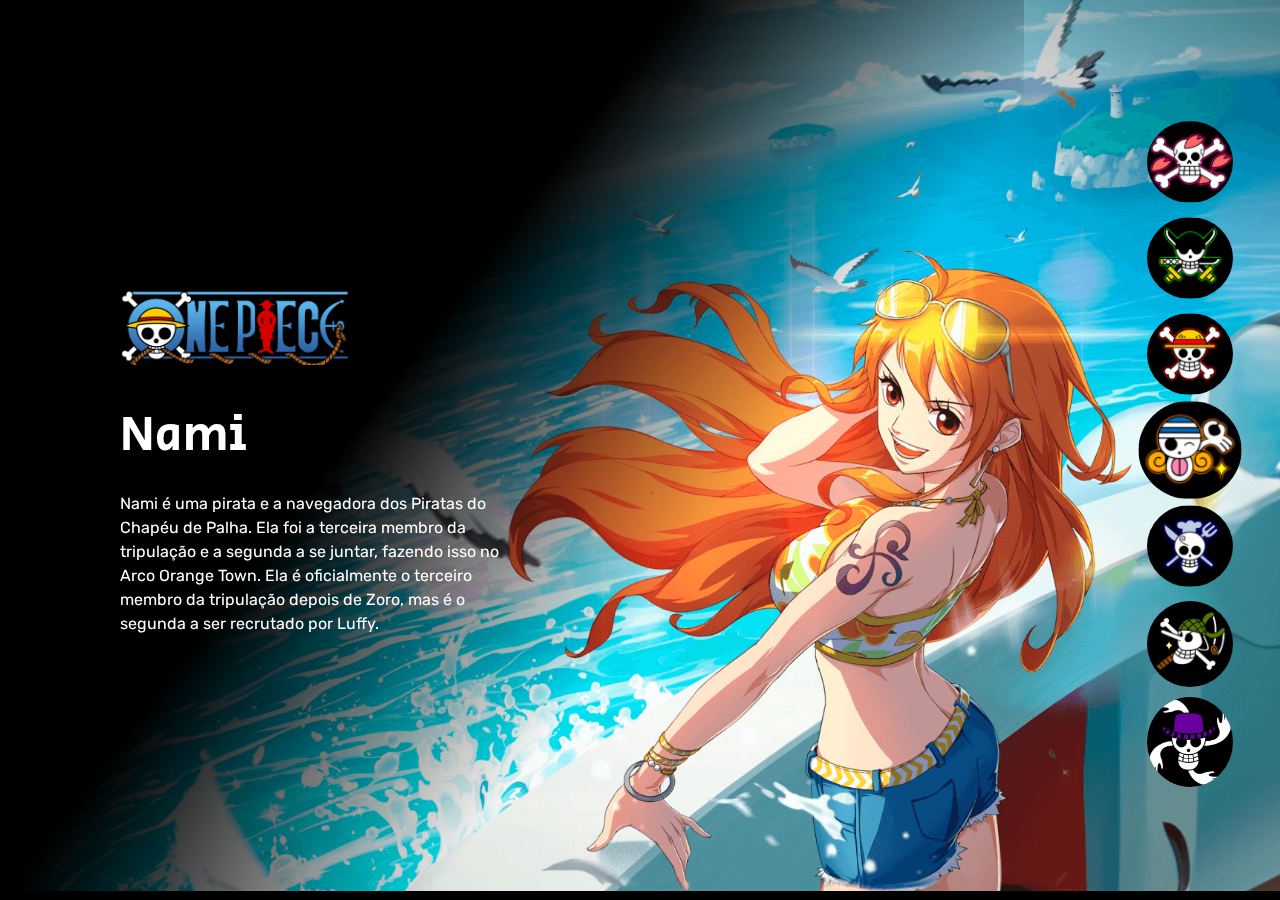
<file: Dev-em-Dobro/projeto-one-piece/index.html>
<!DOCTYPE html>
<html lang="pt-br">

<head>
    <meta charset="UTF-8">
    <meta name="viewport" content="width=device-width, initial-scale=1.0">
    <title>One Piece</title>

    <link rel="stylesheet" href="src/css/reset.css">
    <link rel="stylesheet" href="src/css/styel.css">
    <link rel="stylesheet" href="src/css/responsive.css">

    <link rel="shortcut icon" href="src/images/nami.jpg" type="image/x-icon">

</head>

<body>

    <main class="personagens">
        <div class="personagem">
            <img src="src/images/personagem-tony-chopper.png" alt="Chopper image" class="image">

            <div class="conteudo">
                <i class="logo"></i>
                <h2 class="nome-personagem">
                    Tony Tony Chopper
                </h2>
                <p class="descricao">
                    Tony Tony Chopper, apelidado de "Cotton Candy Lover", é a rena médica do Bando do Chapéu de Palha.
                    Ele foi transformado em um híbrido humano-rena pela Akuma no Mi Hito Hito no Mi, que ele comeu
                    acidentalmente. Ele é o sexto membro da tripulação e o quinto a se juntar, fazendo isso no Arco Drum
                    Island após ajudar a derrotar Wapol.
                </p>
            </div>
        </div>

        <div class="personagem">
            <img src="src/images/personagem-roronoa-zoro.png" alt="Zoro image" class="image">

            <div class="conteudo">
                <i class="logo"></i>
                <h2 class="nome-personagem">
                    Roronoa Zoro
                </h2>
                <p class="descricao">
                    Roronoa Zoro, também conhecido como "Caçador de Piratas", é um espadachim e, junto com Nami e
                    Usopp,
                    é um dos três primeiros membros a se juntarem a Monkey D. Luffy depois que ele formou os Piratas
                    do
                    Chapéu de Palha. Ele era o espadachim de confiança de Luffy até os eventos na Arquipélago de
                    Sabaody, durante os quais ele ficou separado do resto da tripulação.
                </p>
            </div>
        </div>

        <div class="personagem">
            <img src="src/images/personagem-monkey-d-luffy.png" alt="Luffy image" class="image">

            <div class="conteudo">
                <i class="logo"></i>
                <h2 class="nome-personagem">
                    Monkey D. Luffy
                </h2>
                <p class="descricao">
                    Monkey D. Luffy, também conhecido como "Luffy do Chapéu de Palha", é o protagonista da série de
                    anime e mangá One Piece. Ele é o fundador e capitão dos Piratas do Chapéu de Palha. Ele é
                    considerado um dos "Onze Supernovas" e, atualmente, é o líder da aliança
                    Ninja-Pirata-Mink-Samurai,
                    que planeja derrubar Kaido, um dos Yonko, para obter liberdade para os habitantes da ilha Wano.
                </p>
            </div>
        </div>

        <div class="personagem selecionado">
            <img src="src/images/personagem-nami.png" alt="Nami image" class="image">

            <div class="conteudo">
                <i class="logo"></i>
                <h2 class="nome-personagem">
                    Nami
                </h2>
                <p class="descricao">
                    Nami é uma pirata e a navegadora dos Piratas do Chapéu de Palha. Ela foi a terceira membro da
                    tripulação e a segunda a se juntar, fazendo isso no Arco Orange Town. Ela é oficialmente o
                    terceiro
                    membro da tripulação depois de Zoro, mas é o segunda a ser recrutado por Luffy.
                </p>
            </div>
        </div>

        <div class="personagem">
            <img src="src/images/personagem-sanji.png" alt="Sanji image" class="image">

            <div class="conteudo">
                <i class="logo"></i>
                <h2 class="nome-personagem">
                    Vinsmoke Sanji
                </h2>
                <p class="descricao">
                    Vinsmoke Sanji, mais conhecido como "Sanji, o Perna Negra", é o cozinheiro dos Piratas do Chapéu
                    de
                    Palha, bem como um ex-membro da Família Vinsmoke e um membro do Baratie. Ele é o quarto membro
                    da
                    tripulação e o terceiro a se juntar, fazendo isso no Arco Baratie após ajudar a derrotar Don
                    Krieg.
                </p>
            </div>
        </div>

        <div class="personagem">
            <img src="src/images/ussop.png" alt="Usopp image" class="image">

            <div class="conteudo">
                <i class="logo"></i>
                <h2 class="nome-personagem">
                    Usopp
                </h2>
                <p class="descricao">
                    Usopp, também conhecido como "God Usopp" depois de sua participação na Dressrosa Arc, é o atirador
                    dos
                    Piratas do Chapéu de Palha. Ele é conhecido por sua habilidade de atirador de elite e suas histórias
                </p>
            </div>
        </div>

        <div class="personagem">
            <img src="src/images/nico-robin.jpg" alt="Nico Robin image" class="image">

            <div class="conteudo">
                <i class="logo"></i>
                <h2 class="nome-personagem">
                    Nico Robin
                </h2>
                <p class="descricao">
                    Nico Robin é a arqueóloga dos Piratas do Chapéu de Palha. Ela é conhecida por sua habilidade com os
                    Devil Fruits e seu conhecimento em história antiga, especialmente sobre os Poneglyphs. Nico Robin é
                    uma
                    peça valiosa para a tripulação de Luffy por suas habilidades únicas.
                </p>
            </div>
        </div>
    </main>

    <nav class="nav">
        <ul class="botoes">
            <li class="personagem-btn">
                <button class="btn">
                    <img src="src/images/tripulacao-chopper.png" alt="Chopper BTN" class="personagem-btn-image">
                </button>
            </li>
            <li class="personagem-btn">
                <button class="btn">
                    <img src="src/images/tripulacao-zoro.png" alt="Zoro BTN" class="personagem-btn-image">
                </button>
            </li>
            <li class="personagem-btn">
                <button class="btn">
                    <img src="src/images/tripulacao-luffy.png" alt="Luffy BTN" class="personagem-btn-image">
                </button>
            </li>
            <li class="personagem-btn selecionado">
                <button class="btn">
                    <img src="src/images/tripulacao-nami.png" alt="Nami BTN" class="personagem-btn-image">
                </button>
            </li>
            <li class="personagem-btn">
                <button class="btn">
                    <img src="src/images/tripulacao-sanji.png" alt="Sanji BTN" class="personagem-btn-image">
                </button>
            </li>
            <li class="personagem-btn">
                <button class="btn">
                    <img src="src/images/ussop-flag.jpg" alt="Usopp BTN" class="personagem-btn-image">
                </button>
            </li>
            <li class="personagem-btn">
                <button class="btn">
                    <img src="src/images/nico-robin-flag.jpg" alt="Nico robin BTN" class="personagem-btn-image">
                </button>
            </li>
        </ul>
    </nav>


    <script src="src/js/script.js"></script>
</body>

</html>
</file>
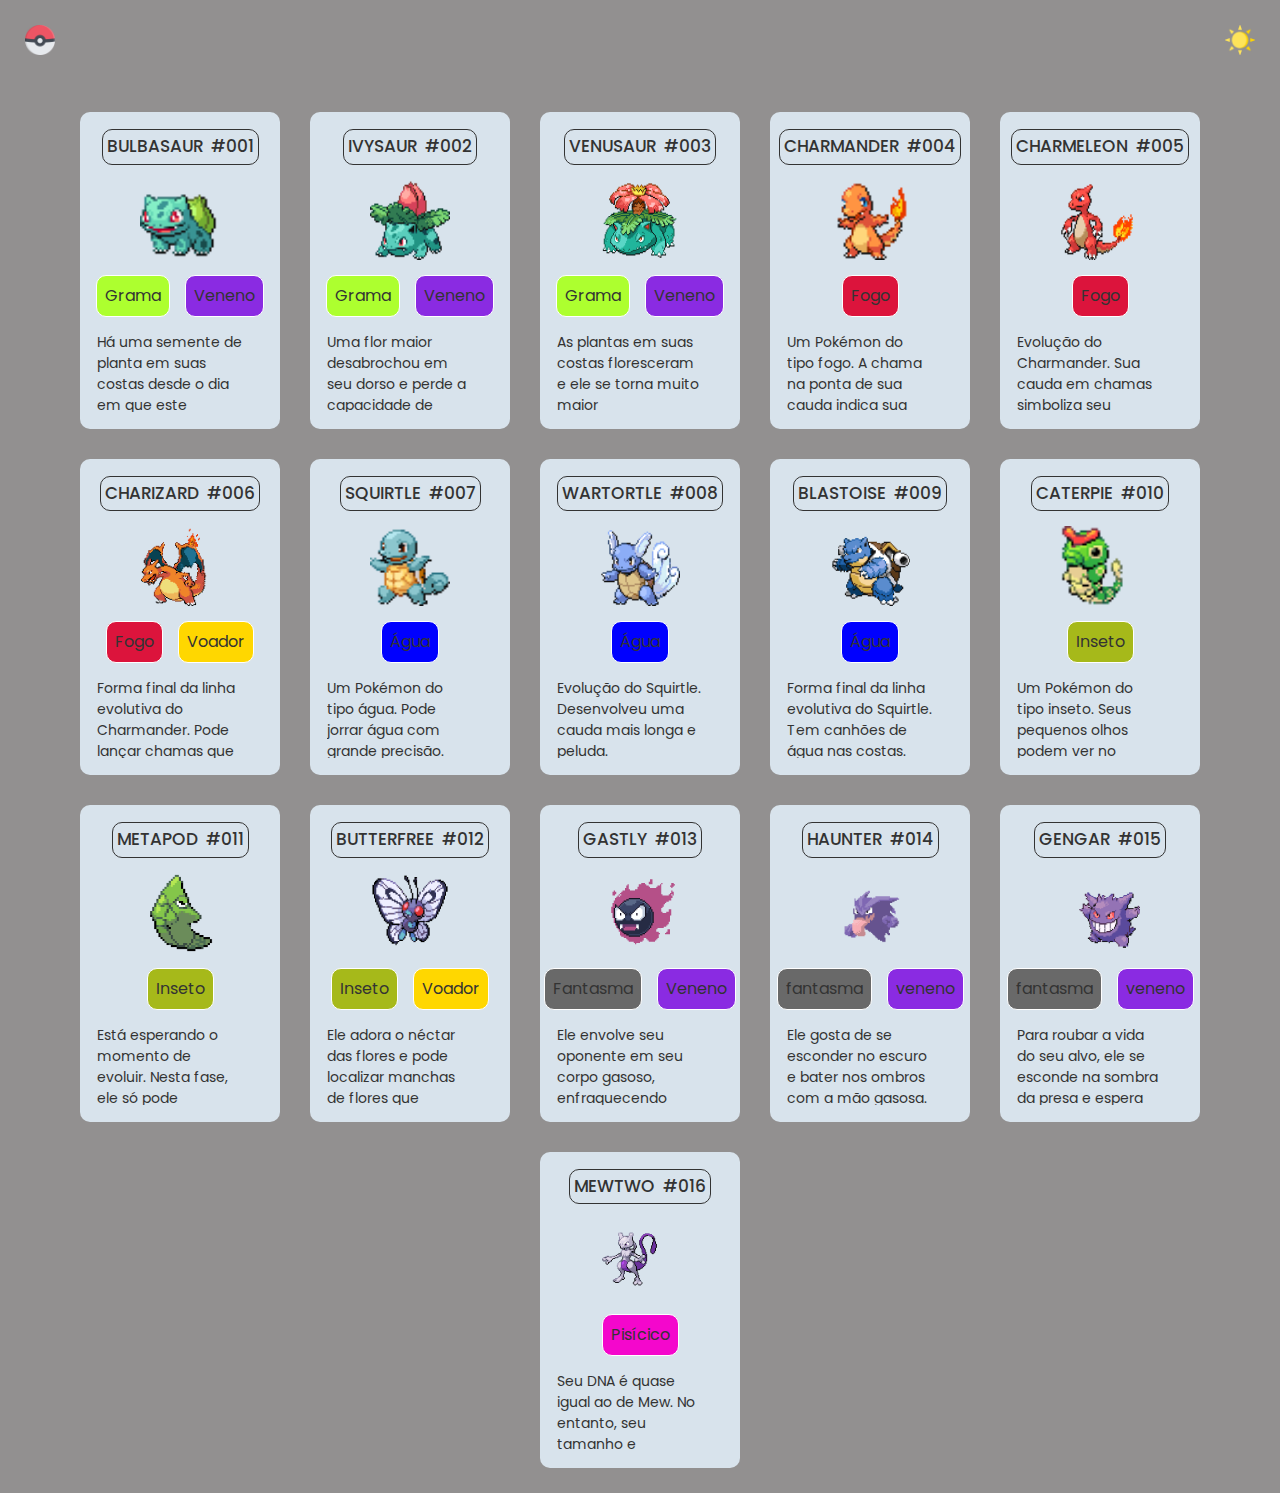
<file: Dev-em-Dobro/projeto-pokemon/index.html>
<!DOCTYPE html>
<html lang="pt-br">

<head>
    <meta charset="UTF-8">
    <meta name="viewport" content="width=device-width, initial-scale=1.0">
    <title>Lista de Pokemóns</title>

    <link rel="shortcut icon" href="src/image/pokeball.png" type="image/x-icon">

    <link rel="stylesheet" href="src/css/reset.css">
    <link rel="stylesheet" href="src/css/style.css">
    <link rel="stylesheet" href="src/css/scrollbar.css">
    <link rel="stylesheet" href="src/css/pokemons.css">

</head>

<body class="">

    <header class="header">
        <a href="#">
            <img src="src/image/pokeball.png" alt="Logo pokeball" class="logo">
        </a>

        <button id="botao-alterar-tema">
            <img src="src/image/sun.png" alt="Sun button Image" class="imagem-botao" id="imagem-botao">
        </button>
    </header>

    <main class="main">

        <ul class="listagem-pokemon">
            <li class="cartao-pokemon bulbasaur">
                <div class="informacoes">
                    <span>Bulbasaur</span>
                    <span>#001</span>
                </div>

                <img src="src/image/bulbasaur.gif" alt="Bulbasaur GIF" class="gif">

                <ul class="tipos">
                    <li class="tipo grama">Grama</li>
                    <li class="tipo veneno">Veneno</li>
                </ul>

                <p class="descricao">Há uma semente de planta em suas costas desde o dia em que este Pokémon nasce. A
                    semente cresce lentamente.</p>
            </li>

            <li class="cartao-pokemon ivysaur">
                <div class="informacoes">
                    <span>Ivysaur</span>
                    <span>#002</span>
                </div>

                <img src="src/image/ivysaur.gif" alt="Ivysaur GIF" class="gif">

                <ul class="tipos">
                    <li class="tipo grama">Grama</li>
                    <li class="tipo veneno">Veneno</li>
                </ul>

                <p class="descricao">Uma flor maior desabrochou em seu dorso e perde a capacidade de caminhar em duas
                    patas.</p>
            </li>

            <li class="cartao-pokemon venusaur">
                <div class="informacoes">
                    <span>Venusaur</span>
                    <span>#003</span>
                </div>

                <img src="src/image/venusaur.gif" alt="Venusaur GIF" class="gif">

                <ul class="tipos">
                    <li class="tipo grama">Grama</li>
                    <li class="tipo veneno">Veneno</li>
                </ul>

                <p class="descricao">As plantas em suas costas floresceram e ele se torna muito maior</p>
            </li>

            <li class="cartao-pokemon charmander">
                <div class="informacoes">
                    <span>Charmander</span>
                    <span>#004</span>
                </div>

                <img src="src/image/charmander.gif" alt="Charmander GIF" class="gif">

                <ul class="tipos">
                    <li class="tipo fogo">Fogo</li>
                </ul>

                <p class="descricao">Um Pokémon do tipo fogo. A chama na ponta de sua cauda indica sua emoção.</p>
            </li>

            <li class="cartao-pokemon charmeleon">
                <div class="informacoes">
                    <span>Charmeleon</span>
                    <span>#005</span>
                </div>

                <img src="src/image/charmeleon.gif" alt="Charmeleon GIF" class="gif">

                <ul class="tipos">
                    <li class="tipo fogo">Fogo</li>
                </ul>

                <p class="descricao">Evolução do Charmander. Sua cauda em chamas simboliza seu temperamento.</p>
            </li>

            <li class="cartao-pokemon charizard">
                <div class="informacoes">
                    <span>Charizard</span>
                    <span>#006</span>
                </div>

                <img src="src/image/charizard.gif" alt="Charizard GIF" class="gif">

                <ul class="tipos">
                    <li class="tipo fogo">Fogo</li>
                    <li class="tipo voador">Voador</li>
                </ul>

                <p class="descricao">Forma final da linha evolutiva do Charmander. Pode lançar chamas que derretem
                    rochas.</p>
            </li>

            <li class="cartao-pokemon squirtle">
                <div class="informacoes">
                    <span>Squirtle</span>
                    <span>#007</span>
                </div>

                <img src="src/image/squirtle.gif" alt="Squirtle GIF" class="gif">

                <ul class="tipos">
                    <li class="tipo agua">Água</li>
                </ul>

                <p class="descricao">Um Pokémon do tipo água. Pode jorrar água com grande precisão.</p>
            </li>

            <li class="cartao-pokemon wartortle">
                <div class="informacoes">
                    <span>Wartortle</span>
                    <span>#008</span>
                </div>

                <img src="src/image/wartortle.gif" alt="Wartortle GIF" class="gif">

                <ul class="tipos">
                    <li class="tipo agua">Água</li>
                </ul>

                <p class="descricao">Evolução do Squirtle. Desenvolveu uma cauda mais longa e peluda.</p>
            </li>

            <li class="cartao-pokemon blastoise">
                <div class="informacoes">
                    <span>Blastoise</span>
                    <span>#009</span>
                </div>

                <img src="src/image/blastoise.gif" alt="Blastoise GIF" class="gif">

                <ul class="tipos">
                    <li class="tipo agua">Água</li>
                </ul>

                <p class="descricao">Forma final da linha evolutiva do Squirtle. Tem canhões de água nas costas.</p>
            </li>

            <li class="cartao-pokemon caterpie">
                <div class="informacoes">
                    <span>Caterpie</span>
                    <span>#010</span>
                </div>

                <img src="src/image/caterpie.gif" alt="Caterpie GIF" class="gif">

                <ul class="tipos">
                    <li class="tipo inseto">Inseto</li>
                </ul>

                <p class="descricao">Um Pokémon do tipo inseto. Seus pequenos olhos podem ver no escuro.</p>
            </li>

            <li class="cartao-pokemon metapod">
                <div class="informacoes">
                    <span>Metapod</span>
                    <span>#011</span>
                </div>

                <img src="src/image/metapod.gif" alt="Caterpie GIF" class="gif">

                <ul class="tipos">
                    <li class="tipo inseto">Inseto</li>
                </ul>

                <p class="descricao">Está esperando o momento de evoluir. Nesta fase, ele só pode endurecer, por isso
                    permanece imóvel para evitar ataques.</p>
            </li>

            <li class="cartao-pokemon butterfree">
                <div class="informacoes">
                    <span>butterfree</span>
                    <span>#012</span>
                </div>

                <img src="src/image/butterfree.gif" alt="Caterpie GIF" class="gif">

                <ul class="tipos">
                    <li class="tipo inseto">Inseto</li>
                    <li class="tipo voador">Voador</li>
                </ul>

                <p class="descricao">Ele adora o néctar das flores e pode localizar manchas de flores que contenham até
                    mesmo pequenas quantidades de pólen.</p>
            </li>

            <li class="cartao-pokemon gastly">
                <div class="informacoes">
                    <span>Gastly</span>
                    <span>#013</span>
                </div>

                <img src="src/image/gastly.gif" alt="Caterpie GIF" class="gif">

                <ul class="tipos">
                    <li class="tipo fantasma">Fantasma</li>
                    <li class="tipo veneno">Veneno</li>
                </ul>

                <p class="descricao">Ele envolve seu oponente em seu corpo gasoso, enfraquecendo lentamente sua presa ao
                    envenená-la através da pele.</p>
            </li>

            <li class="cartao-pokemon haunter">
                <div class="informacoes">
                    <span>Haunter</span>
                    <span>#014</span>
                </div>

                <img src="src/image/haunter.gif" alt="Caterpie GIF" class="gif">

                <ul class="tipos">
                    <li class="tipo fantasma">fantasma</li>
                    <li class="tipo veneno">veneno</li>
                </ul>

                <p class="descricao">Ele gosta de se esconder no escuro e bater nos ombros com a mão gasosa. Seu toque causa estremecimentos sem fim.</p>
            </li>

            <li class="cartao-pokemon gengar">
                <div class="informacoes">
                    <span>gengar</span>
                    <span>#015</span>
                </div>

                <img src="src/image/gengar.gif" alt="Caterpie GIF" class="gif">

                <ul class="tipos">
                    <li class="tipo fantasma">fantasma</li>
                    <li class="tipo veneno">veneno</li>
                </ul>

                <p class="descricao">Para roubar a vida do seu alvo, ele se esconde na sombra da presa e espera silenciosamente por uma oportunidade.</p>
            </li>

            <li class="cartao-pokemon mewtwo">
                <div class="informacoes">
                    <span>mewtwo</span>
                    <span>#016</span>
                </div>

                <img src="src/image/mewtwo.gif" alt="Caterpie GIF" class="gif">

                <ul class="tipos">
                    <li class="tipo pisicico">Pisícico</li>
                </ul>

                <p class="descricao">Seu DNA é quase igual ao de Mew. No entanto, seu tamanho e disposição são muito diferentes.</p>
            </li>
        </ul>
    </main>

    <script src="src/js/script.js"></script>
</body>

</html>
</file>
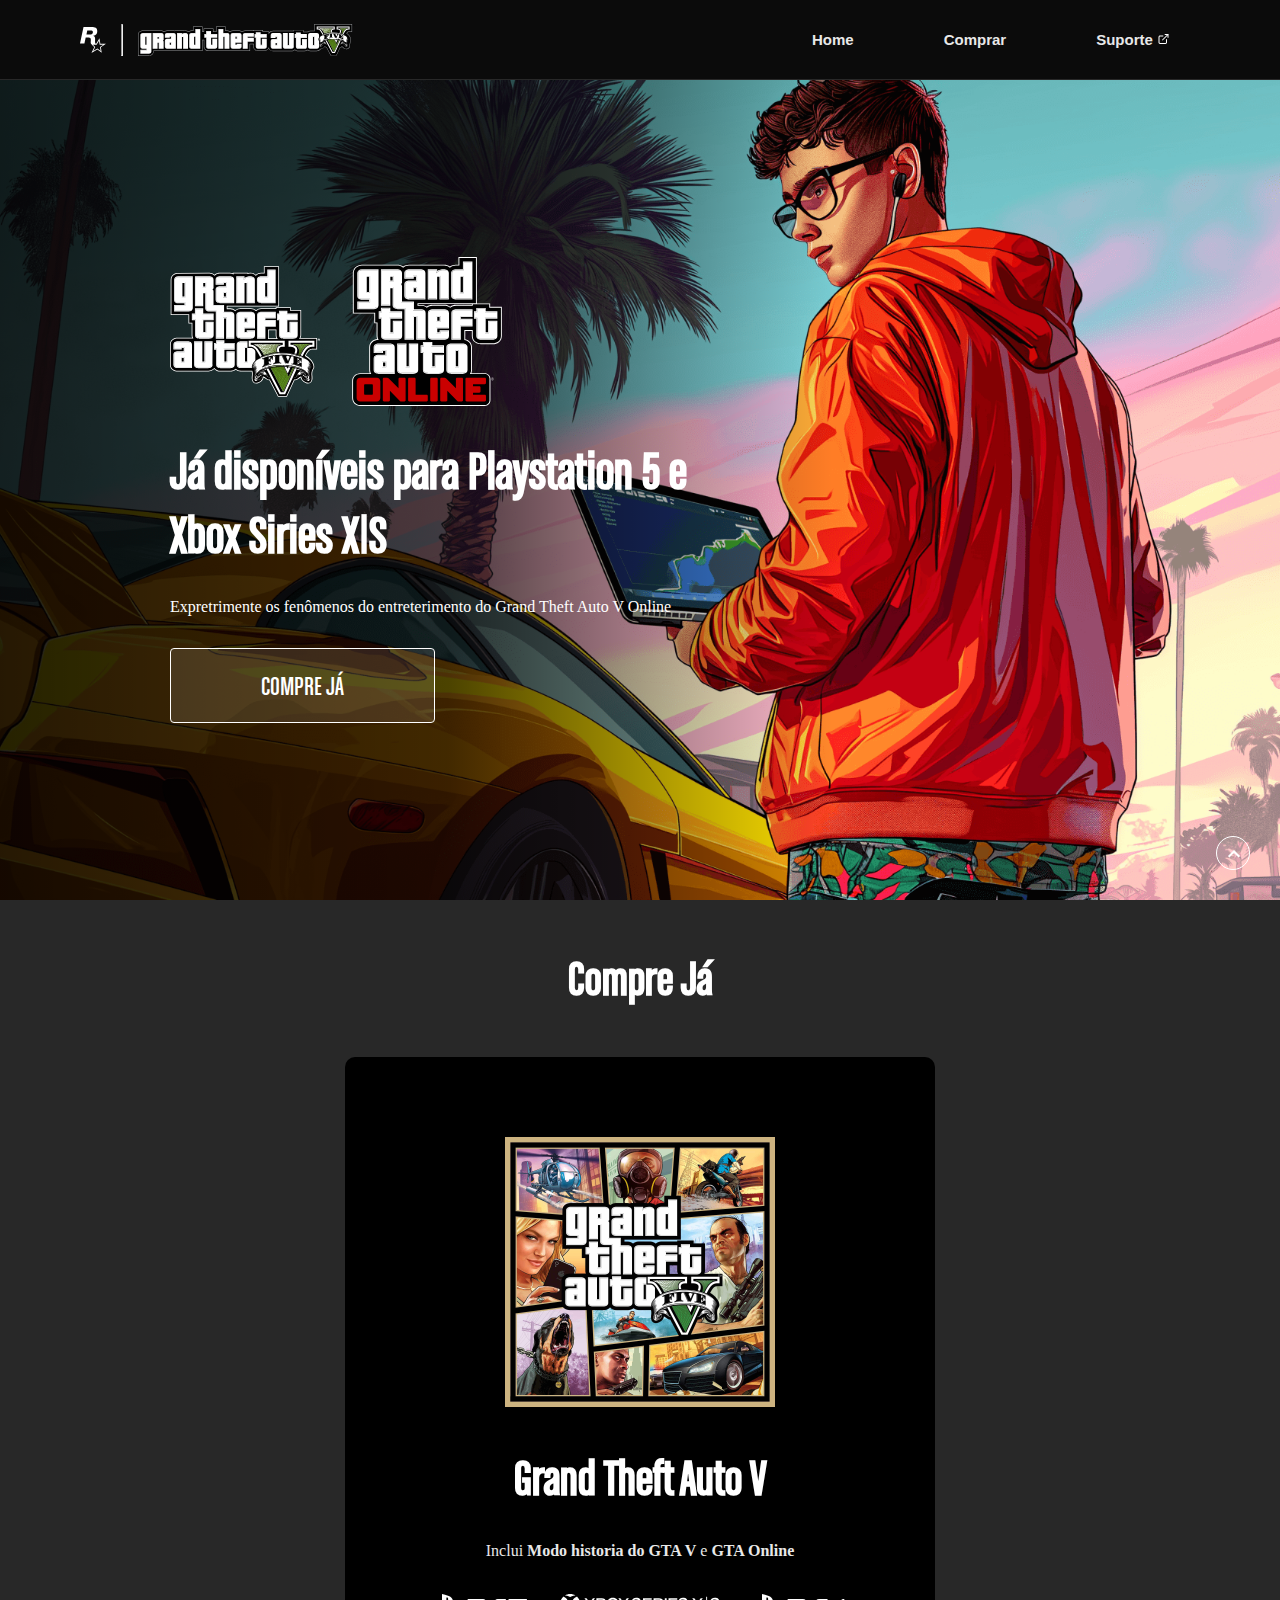
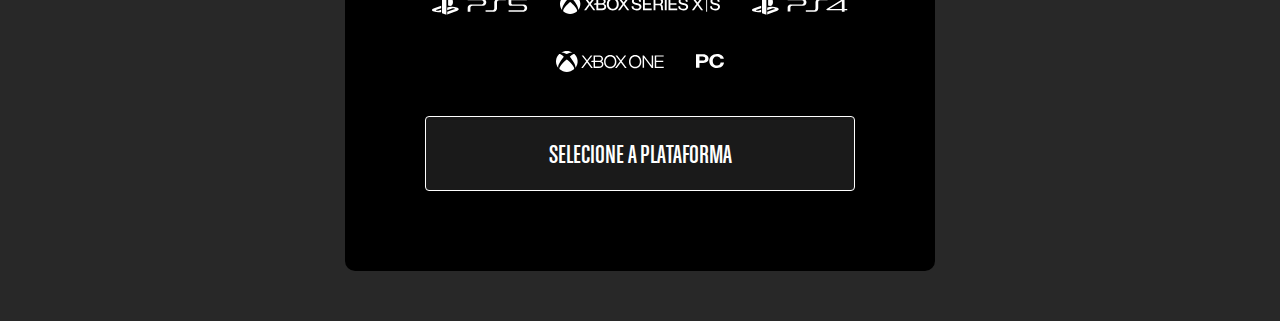
<file: Dev-em-Dobro/projeto-site-gta/index.html>
<!DOCTYPE html>
<html lang="pt-br">

<head>
    <meta charset="UTF-8">
    <meta name="viewport" content="width=device-width, initial-scale=1.0">
    <title>Projeto GTA</title>
    <link rel="shortcut icon" href="src/images/favicon.png" type="image/x-icon">
    <link href="https://fonts.cdnfonts.com/css/chalet" rel="stylesheet" />
    <link rel="stylesheet" href="https://fonts.googleapis.com/css2?family=Material+Symbols+Outlined:opsz,wght,FILL,GRAD@20..48,100..700,0..1,-50..200" />

    <link rel="stylesheet" href="src/css/reset.css"> <!--Reset-->
    <link rel="stylesheet" href="src/css/fontes.css"> <!--Fontes-->
    <link rel="stylesheet" href="src/css/style.css"> <!--style-->
    <link rel="stylesheet" href="src/css/responsive.css"> <!--Responsivo  -->
</head>

<body>

    <header class="cabecalho" id="topo">
        <div class="logo">
            <img src="src/images/logo-rockstar.svg" alt="Logo Rockstar Games">
            <hr>
            <img src="src/images/logo-gta.svg" alt="Logo GTA V">
        </div>
        <nav>
            <ul class="menu">
                <li>
                    <a href="#home">Home</a>
                </li>
                <li>
                    <a href="#comprar">Comprar</a>
                </li>
                <li>
                    <a href="https://support.rockstargames.com/categories/200013306" target="_blank">Suporte <img src="src/images/icone-link.svg" alt="Icone de link de Suporte"></a>
                    
                </li>
            </ul>
        </nav>
    </header>

    <main class="home" id="home">
        <img class="imagem-fundo" src="src/images/bg-main.png" alt="Background Image">

        <div class="informacoes">
            <div class="lista-de-jogos">
                <img src="src/images/logo-gta-v.svg" alt="Logo GTA V">
                <img src="src/images/logo-gta-online.svg" alt="Logo GTA Online">
            </div>
            <h1 class="titulo"> Já disponíveis para Playstation 5 e Xbox Siries X|S</h1>
            <P class="" texto>
                Expretrimente os fenômenos do entreterimento do Grand Theft Auto V Online
            </P>
            <a class="btn-comprar" href="#comprar">Compre Já</a>
        </div>


    </main>

    <section class="compre-ja" id="comprar">
        <h2 class="titulo">Compre Já</h2>
        <div class="cartao">
            <img class="capa-do-jogo" src="src/images/gta5.jpg" alt="Capa do Jogo GTA V">

            <div class="informacoes">
                <h3>Grand Theft Auto V</h3>
                <p>
                    Inclui <strong>Modo historia do GTA V</strong> e <strong> GTA Online</strong>
                </p>
                <ul class="plataformas">
                    <lI>
                        <img src="src/images/logo-ps5.svg" alt="Logo Playstation 5">
                    </lI>
                    <li>
                        <img src="src/images/logo-xbox-series-s.svg" alt="Xbox Siries X|S">
                    </li>
                    <li>
                        <img src="src/images/logo-ps4.svg" alt="Logo Playstation 4">
                    </li>
                    <li>
                        <img src="src/images/logo-xbox-one.svg" alt="Logo Xbox One">
                    </li>
                    <li>
                        <img src="src/images/logo-pc.svg" alt="Logo PC">
                    </li>
                </ul>
            </div>
            <button class="btn-plataformas">
                selecione a plataforma

                <ul class="plataformas">
                    <lI>
                        <img src="src/images/logo-ps5.svg" alt="Logo Playstation 5">
                    </lI>
                    <li>
                        <img src="src/images/logo-xbox-series-s.svg" alt="Xbox Siries X|S">
                    </li>
                    <li>
                        <img src="src/images/logo-ps4.svg" alt="Logo Playstation 4">
                    </li>
                    <li>
                        <img src="src/images/logo-xbox-one.svg" alt="Logo Xbox One">
                    </li>
                    <li>
                        <img src="src/images/logo-pc.svg" alt="Logo PC">
                    </li>
                </ul>
            </button>
        </div>
    </section>

    <div class="bnt-volta-topo">
        <a class="bnt-volta-topo__btn" href="#topo"><span class="material-symbols-outlined">expand_less</span></a>
    </div>

<script src="src/js/script.js"></script>
</body>

</html>
</file>
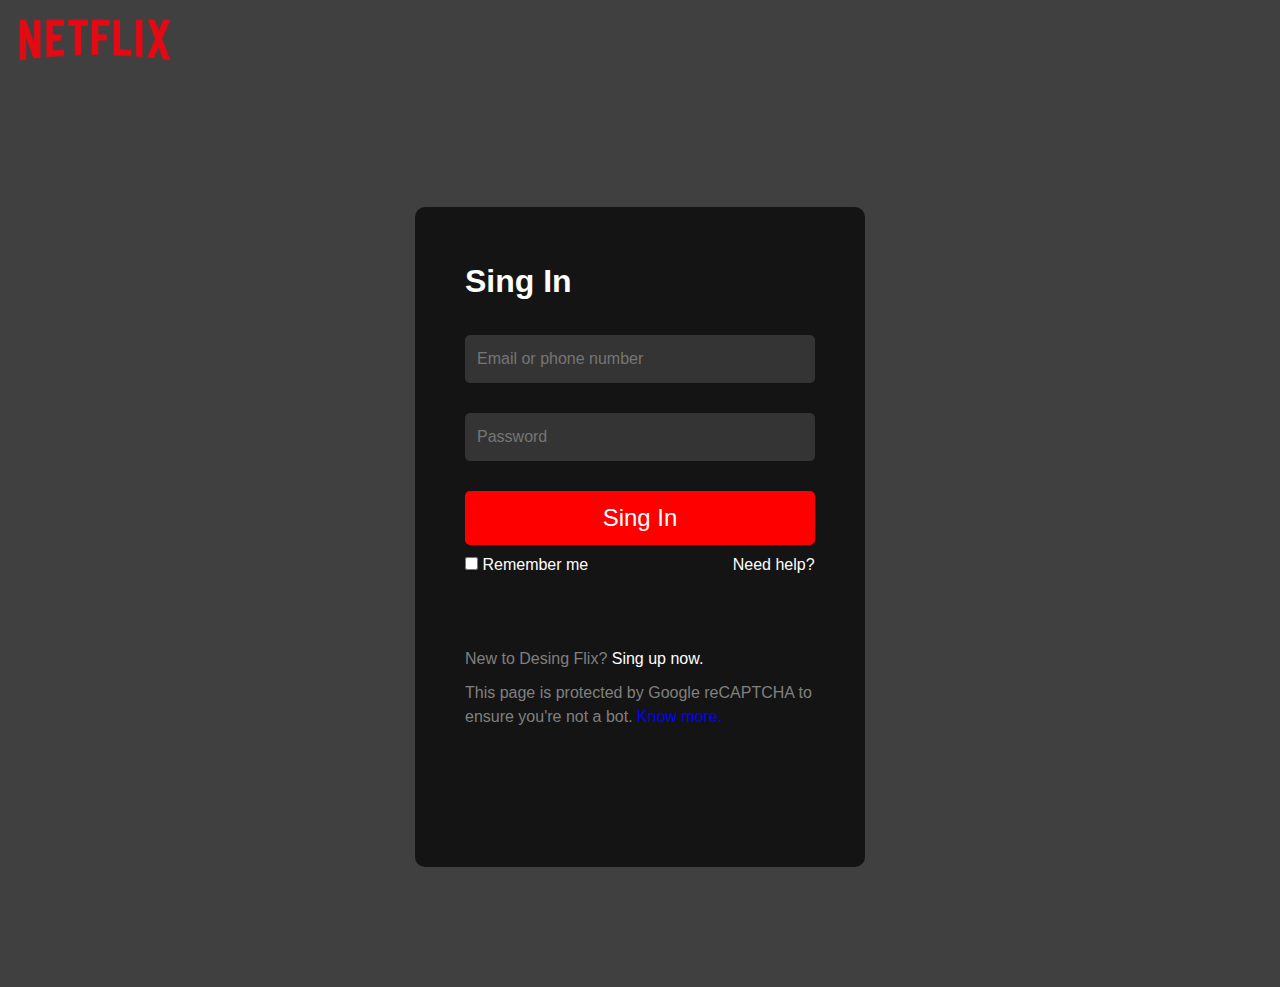
<file: Login/Netflix-Login/index.html>
<!DOCTYPE html>
<html lang="en">

<head>
    <meta charset="UTF-8">
    <meta name="viewport" content="width=device-width, initial-scale=1.0">
    <meta name="description" content="Clone da pagina de login da Netflix">

    <title>Netflix Login Page</title>

    <link rel="stylesheet" href="src/css/reset.css">
    <link rel="stylesheet" href="src/css/style.css">

</head>

<body>

    <header class="header">

        <a href="#">
            <img src="src/image/Netflix_Logo_RGB.png" alt="Logo Da Netflix" class="logo">
        </a>
    </header>


    <main>

        <div class="container">

            <p class="title">Sing In</p>

            <form action="#" method="get">

                <div class="inputs">
                    <input type="email" name="email" id="email" class="input" placeholder="Email or phone number">

                    <input type="password" name="password" id="password" class="input" placeholder="Password">

                    <button class="btn">Sing In</button>
                </div>
                <div class="remember">
                    <input type="checkbox" name="remember" id="remember" class="checkbox">
                    <span class="text1">Remember me</span>
                    <span class="text2">Need help?</span>
                </div>
            </form>

            <div class="infomarcoes">
                <p class="information"> New to Desing Flix? <span>Sing up now.</span></p>

                <p class="information">
                    This page is protected by Google reCAPTCHA to ensure you're not a bot. <a href="#">Know more.</a>
                </p>
            </div>
        </div>
    </main>

</body>

</html>
</file>
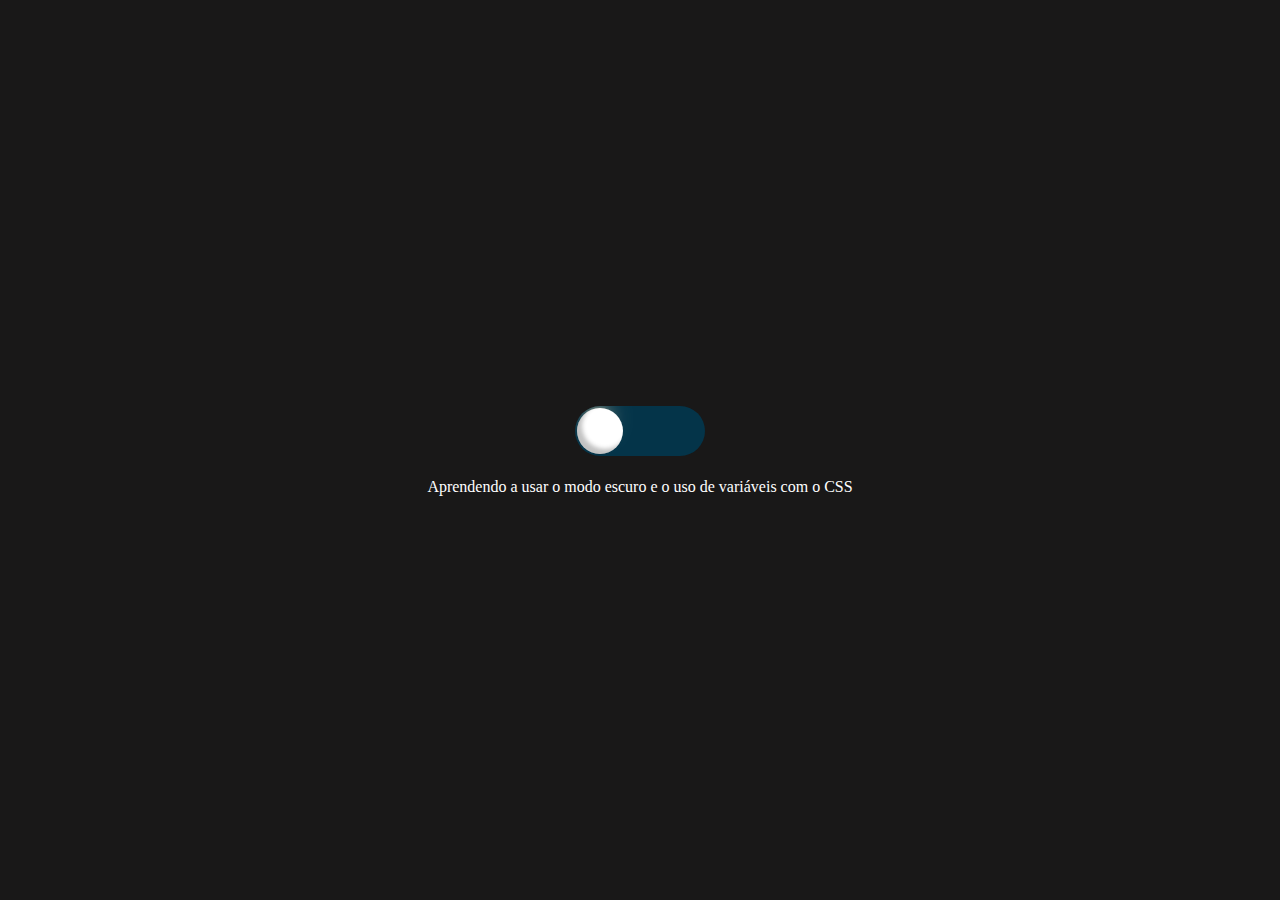
<file: Testes/darkTheme/index.html>
<!DOCTYPE html>
<html lang="pt-br">

<head>
    <meta charset="UTF-8">
    <meta name="viewport" content="width=device-width, initial-scale=1.0">

    <link rel="stylesheet" href="reset.css">
    <link rel="stylesheet" href="style.css">
    <link rel="stylesheet" href="darktheme.css">

    <title>Theme Button</title>
</head>

<body id="body" class="dark-theme">

    <main class="container">

        <div class="wrapper">
            <input type="checkbox" name="checkbox" class="switch" id="theme-btn">
        </div>

        <h1 class="title"> 
            Aprendendo a usar o modo escuro e o uso de variáveis com o CSS
        </h1>


    </main>



    <script src="index.js"></script>
</body>

</html>
</file>
<file: Dev-em-Dobro/projeto-one-piece/src/css/styel.css>
@import url('https://fonts.googleapis.com/css2?family=Secular+One&display=swap');
@import url('https://fonts.googleapis.com/css2?family=Rubik:ital,wght@0,300..900;1,300..900&family=Secular+One&display=swap');


body {
    background-color: black;
    overflow: hidden;
}

main::after {
    content: "";
    position: fixed;
    top: 0;
    left: 0;
    min-height: 100vh;
    width: 80vw;

    background: linear-gradient(-233deg, #000 40% , rgba(0,0,0,0) 65%) no-repeat;
}

.personagem {
    display: none;
    height: 99vh;
}

.selecionado {
    display: block;
}

.personagem .image {
    width: 100%;
    height: 100%;
    object-fit: cover;
}

.conteudo {
    background-color: transparent;
    position: absolute;
    top: 0;
    left: 120px;
    min-height: 100vh;
    max-width: 380px;

    display: flex;
    flex-direction: column;
    justify-content: center;

    z-index: 1;
}

.nome-personagem {
    color: white;
    font-size: 48px;
    font-family: "Secular One" , sans-serif;
    font-weight: 400;
    margin-bottom: 20px;
}

.descricao {
    color: white;
    font-family: "Rubik" , sans-serif;
    font-size: 16px;
    line-height: 24px;
}

.logo {
    background-image: url("../images/one-piece-logo.png");
    background-size: cover;
    height: 100px;
    width: 230px;
    margin-bottom: 35px ;
}

.botoes {
    position: fixed;
    top: 0;
    right: 0;
    
    min-height: 100vh;
    width: 180px;
    
    display: flex;
    flex-direction: column;
    justify-content: center;
    align-items: center;
    gap: 10px;

}

.personagem-btn {
    width: 90px;
    height: 86px;
    
}

.personagem-btn-image {
    border-radius: 50%;
    border: 2px solid transparent;
    border-radius: 50%;
    cursor: pointer;
}

.personagem-btn-image:hover {
    border: 2px solid white;
}

.personagem-btn.selecionado {
    transform: scale(1.2);
}
</file>
<file: Dev-em-Dobro/projeto-one-piece/src/css/responsive.css>
@media (max-width:1000px) {


    main::after {
        background: linear-gradient(0deg, #000 20%, rgba(0, 0, 0, 0.00) 65%) no-repeat;
        width: 100vw;
    }

    .personagem .image {
        height: 85%;
    }

    .conteudo {
        left: 0;
        top: -40;
        max-width: 100vw;
        padding: 30px;
    }

    .nome-personagem {
        font-size: 36px;
    }

    .descricao {
        width: 500px;
    }

    .botoes {
        z-index: 1;
        flex-direction: row;
        align-items: flex-end;
        width: 100%;
        padding: 30px;
    }

    .personagem-btn-image {
        max-width: 60px;
    }
}

@media (max-width:540px) {

    main .personagem .image {
        height: auto;
        margin: 4rem;
    }

    .conteudo .logo{
        height: 75px;
        width: 170px;
        margin-top: 7rem;
    }

    .conteudo .nome-personagem {
        font-size: 24px;
    }

    .botoes {
        padding: 20px;
    }
    
    .personagem-btn-image {
        max-width: 50px;
    }

    
}
</file>
<file: Dev-em-Dobro/projeto-pokemon/src/css/style.css>
@import url('https://fonts.googleapis.com/css2?family=Poppins:ital,wght@0,100;0,200;0,300;0,400;0,500;0,600;0,700;0,800;0,900;1,100;1,200;1,300;1,400;1,500;1,600;1,700;1,800;1,900&display=swap');

body {
    font-family: "Poppins", sans-serif;
    max-width: 1280px;
    margin: 0 auto;
    background-color: #5e5b5bad;
    color: #333333;
}

body.modo-escuro {
    background-color: #212121;
    color: #f5f5f5;
}

header {
    display: flex;
    justify-content: space-between;
    padding: 25px;
}

.logo,
.imagem-botao {
    width: 30px;
    transition: 0.2s ease-in-out;
}

.imagem-botao {
    background: none;
    cursor: pointer;
}

.logo:hover,
.imagem-botao:hover,
.cartao-pokemon:hover {
    transform: scale(1.05);
}

main {
    padding: 25px;
}

.listagem-pokemon {
    display: flex;
    flex-wrap: wrap;
    gap: 30px;
    justify-content: center;
}

.cartao-pokemon {
    background-color: #d8e3ec;
    width: 200px;
    padding: 15px;
    display: flex;
    flex-direction: column;
    align-items: center;
    gap: 15px;
    border-radius: 10px;
    border: 2px solid transparent;
    transition: 0.2s ease-in-out;
}

.cartao-pokemon:hover {
    border: 2px solid white;
    color: black;
}

.modo-escuro .cartao-pokemon {
    background-color: #000000;
}


.cartao-pokemon .informacoes {
    display: flex;
    justify-content: space-between;
    border: 1px solid #333333;
    border-radius: 10px;
}

.cartao-pokemon .informacoes span {
    padding: 4px;
    text-transform: uppercase;
    font-size: 17px;
    font-weight: 500;
}

.gif {
    width: 80px;
    height: 80px;
}

.cartao-pokemon .tipos {
    display: flex;
    gap: 15px;
}

.cartao-pokemon .tipo {
    padding: 8px;
    border-radius: 10px;
    border: 1px solid white;
}

.descricao {
    max-height: 80px;
    overflow-y: scroll;
    font-size: 14px;
    padding-right: 20px;
}
</file>
<file: Dev-em-Dobro/projeto-pokemon/src/css/scrollbar.css>
*::-webkit-scrollbar {
    width: 12px;
}

*::-webkit-scrollbar-track {
    background: #f1e9e9;
}

*::-webkit-scrollbar-thumb {
    background-color: #582965;
    border-radius: 10px;
    border: 3px solid #fff;
}
</file>
<file: Dev-em-Dobro/projeto-pokemon/src/css/pokemons.css>
.grama {
    background-color: greenyellow;
}

.veneno {
    background-color: blueviolet;
}

.fogo {
    background-color: crimson;
}

.voador {
    background-color: gold;
}

.agua {
    background-color: blue;
}

.inseto {
    background-color: #a6b91a;
}

.fantasma {
    background-color: dimgrey;
}

.pisicico {
    background-color: rgb(244, 7, 204);
}

.bulbasaur:hover {
    background-color: #479594;
}

.ivysaur:hover {
    background-color: #3C744F;
}

.venusaur:hover {
    background-color: #5A9C39;
}

.charmander:hover {
    background-color: #F0923E;
}

.charmeleon:hover {
    background-color: #E84B44;
}

.charizard:hover {
    background-color: #CA5936;
}

.squirtle:hover {
    background-color: #99D1D9;
}

.wartortle:hover {
    background-color: #8CADF7;
}

.blastoise:hover {
    background-color: #437CC1;
}

.caterpie:hover {
    background-color: #498847;
}

.metapod:hover{
    background-color: #84C64A;
}

.butterfree:hover{
    background-color: #7363AD;
}

.gastly:hover {
    background-color: #5A6988;
}

.haunter:hover {
    background-color: #c1788d;
}

.gengar:hover {
    background-color: #9473B5;
}

.mewtwo:hover {
    background-color: #B168E4;
}
</file>
<file: Dev-em-Dobro/projeto-site-gta/src/css/fontes.css>
@font-face {
    font-family: 'ChaletComprime';
    src: url("../font/ChaletComprime.ttf");
}
</file>
<file: Dev-em-Dobro/projeto-site-gta/src/css/style.css>
html {  /* Deixa a rolagem automatica do site suave*/
    scroll-behavior: smooth;
}

body {
    background-color: #282828;
    color: #fff;
}


/* Header */

.cabecalho {
    display: flex;
    justify-content: space-between;
    align-items: center;
    height: 80px;
    padding: 0 80px;
    background-color: #0b0b0b;
    border-bottom: 1px solid #282828;
}

.cabecalho .logo {
    display: flex;
    gap: 15px;
}

.cabecalho .menu {
    display: flex;
    gap: 30px;
}

.cabecalho .menu li a {
    padding: 30px;
    color: #e8e8e8;
    font-weight: bold;
    font-size: 15px;
    font-family: 'Chalet', sans-serif;
}

.cabecalho .menu li a:hover {
    border-bottom: 2px solid #fff;
}

/*  Main */

.home {
    display: flex;
    position: relative;
    min-height: calc(100vh - 80px);
}

.home::after {
    content: '';
    position: absolute;
    height: 100%;
    width: 100%;
    background: linear-gradient(90deg, rgba(0, 0, 0, .85), rgba(0, 0, 0, .7) 35%, transparent 65%);
}

.home .imagem-fundo {
    width: 100%;
    object-fit: cover;
}

.home .informacoes {
    display: flex;
    flex-direction: column;
    justify-content: center;
    position: absolute;
    z-index: 1;
    min-height: calc(100vh - 80px);
    gap: 32px;
    padding: 80px 80px 80px 170px;
    max-width: 780px;
}

.home .informacoes img {
    max-width: 150px;
}

.home .informacoes .lista-de-jogos {
    display: flex;
    gap: 32px;
}

.home .informacoes .titulo {
    font-family: 'ChaletComprime';
    font-size: 55px;
}

.home .informacoes .texto {
    font-family: 'Chalet';
    font-size: 18px;
    line-height: 1.6;
}

.btn-comprar, .btn-plataformas {
    background-color: rgba(255, 255, 255, .1);
    border: 0.5px solid #fff;
    border-radius: 4px;
    font-family: 'ChaletComprime';
    font-size: 28px;
    text-align: center;
    padding: 20px 40px;
    text-transform: uppercase;
    width: 50%;
    transition: all .3s ease-in;
}

.btn-plataformas {
    color: #fff;
    width: 100%;
    cursor: pointer;
}


.home .informacoes .btn-comprar:hover {
    background-color: #fff;
    color: #000;
}


/* Section */

.compre-ja .capa-do-jogo {
    width: 270px;
}

.compre-ja {
    display: flex;
    flex-direction: column;
    text-align: center;
    padding: 50px;
    align-items: center;
}

.compre-ja .titulo {
    font-family: 'ChaletComprime';
    font-size: 50px;
    font-weight: 700;
    margin-bottom: 50px;
}

.compre-ja .cartao {
    display: flex;
    flex-direction: column;
    align-items: center;
    background-color: #000;
    width: 50%;
    border-radius: 10px;
    padding: 80px;
    gap: 40px;
}

.compre-ja .informacoes {
    display: flex;
    flex-direction: column;
    gap: 30px;
}

.compre-ja .informacoes h3 {
    font-family: 'ChaletComprime';
    font-size: 52px;
    font-weight: 700;
}

.compre-ja .informacoes p {
    color: #e8e8e8;
    font-family: 'Chalet';
    font-size: 16px;
    line-height: 1.6;
}

.compre-ja .informacoes .plataformas {
    display: flex;
    flex-wrap: wrap;
    gap:32px;
    justify-content: center;
}

.compre-ja .btn-plataformas .plataformas {
    margin-top: 10px;
    display: flex;
    flex-direction: column;
    gap: 20px;
    transition: all .3s ease-in;
    display: none;
    opacity: 0;
}

.compre-ja .btn-plataformas .plataformas.ativo {
    display: flex;
    opacity: 1;
}

.compre-ja .btn-plataformas .plataformas li {
    padding: 20px;

}

/* Borda e Cores dos botoes de plataformas */

.compre-ja  .btn-plataformas .plataformas li:nth-child(1){
    border: 1px solid #00439c;
}

.compre-ja  .btn-plataformas .plataformas li:nth-child(1):hover{
    background-color: #00439c;
}
.compre-ja  .btn-plataformas .plataformas li:nth-child(2){
    border: 1px solid #387a26;
}

.compre-ja  .btn-plataformas .plataformas li:nth-child(2):hover{
    background-color: #387a26;
}

.compre-ja .btn-plataformas .plataformas li:nth-child(3) {
    border: 1px solid #00439c;
}

.compre-ja .btn-plataformas .plataformas li:nth-child(3):hover {
    background-color: #00439c;
}

.compre-ja .btn-plataformas .plataformas li:nth-child(4) {
    border: 1px solid #387a26; 
}

.compre-ja .btn-plataformas .plataformas li:nth-child(4):hover {
    background-color: #387a26;
}
.compre-ja .btn-plataformas .plataformas li:nth-child(5) {
    border: 1px solid #fcaf17; 
}

.compre-ja .btn-plataformas .plataformas li:nth-child(5):hover {
    background-color: #fcaf17;
}

/* Botão de Volta ao topo */

.bnt-volta-topo {
    background-color: rgba(255, 255, 255, .1);
    border-radius: 50%;
    width: 34px;
    height: 34px;
    position: fixed;
    right: 30px;
    bottom: 30px;
    transition: all .3s ease-in;
    border: 1px solid #fff;
}

.bnt-volta-topo__btn{
    position: fixed;
    right: 34px;
    bottom: 30px;
}

.bnt-volta-topo:hover {
    background-color: #fff;
    color: #000;
}
</file>
<file: Dev-em-Dobro/projeto-site-gta/src/css/responsive.css>
/*  */
@media (max-width: 1024px) {
    .cabecalho {
        justify-content: center;
        flex-direction: column;
        padding: 50px 0;
        gap: 15px;
    }

    /* Display none */
    .cabecalho .menu li a {
        padding: 15px;
    }

    .home .informacoes {
        padding: 30px;
    }

    .home .informacoes img {
        max-width: 100px;
    }

    .home .informacoes .titulo {
        font-size: 40px;
    }

    .compre-ja .cartao {
        width: 70%;
    }
}

@media (max-width: 768px) {
    .compre-ja {
        padding:30px;
    }

    .compre-ja .cartao {
        padding: 80px 20px;
        width: 100%;
    }

    .compre-ja .informacoes h3 {
        font-size: 35px;
    }

    .compre-ja .informacoes .plataformas {
        flex-direction: column;
    }

    .btn-plataformas {
        margin-top: 15px;
        padding: 15px;
    }

    .btn-comprar {
        width: 100%;
    }
}

@media (max-width: 425px) { 
    main::after {
        background: linear-gradient(90deg, rgba(0, 0, 0, 0.85), rgba(0, 0, 0, 0.4) 100%, transparent 65%); 
    }

    .compre-ja .cartao .capa-do-jogo {
        max-width: 80%;
    }
    
}
</file>
<file: Login/Netflix-Login/src/css/style.css>
.header {
    width: 100%;
    background-color: rgb(64, 64, 64);
}

.logo {
    height: 80px;

}

main {
    background-color: rgb(64, 64, 64);
    color: white;
    height: 100vh;
    display: flex;
    align-items: center;
    justify-content: center;
    /* width: 100vw;  depois ver pq n prescisa*/
}

.container {
    display: flex;
    flex-direction: column;
    width: 450px;
    height: 660px;
    padding: 50px;
    border-radius: 10px;
    background-color: rgba(0, 0, 0, 0.685);
}

.title {
    font-size: 32px;
    font-weight: bold;
    margin-bottom: 30px;
}

.inputs {
    display: flex;
    flex-direction: column;
    gap: 30px;
}

.input {
    border-radius: 5px;
    background-color: rgb(52, 52, 52);
    padding: 12px;
}

.btn {
    border-radius: 5px;
    background-color: red;
    padding: 8px;
    font-size: 24px;
    margin-bottom: 8px;
    border: .5px solid transparent;
    cursor: pointer;
    transition: background-color 0.3s ease, color 0.3s ease;
}

/* Ideias para fazer depois */
.btn:hover {
    background-color: black;
    color: white;
    border: .5px solid white;
}

.text2 {
    padding-left: 140px;
}

.infomarcoes {
    margin-top: 70px;
    display: flex;
    flex-direction: column;
    gap: 10px;
}

.information {
color: gray;
}

.information span {
    color: white;
}

.information a {
    color: blue;
}
</file>
<file: Testes/darkTheme/style.css>
:root{
    --bg-color: #d2c9c9;
    --title-color:#000;
}

.dark-theme {
    --bg-color: #191818;
    --title-color:#fff;
}

body {
    background-color: var(--bg-color);
}

.container {
    width: 100vw;
    height: 100vh;
    display: flex;
    flex-direction: column;
    gap: 20px;
    align-items: center;
    justify-content: center;
}

.title {
    color: var(--title-color);
}
</file>
<file: Testes/darkTheme/darktheme.css>
.switch {
    position: relative;
    width: 130px;
    height: 50px;
    margin: 0px;
    appearance: none;
    -webkit-appearance: none;
    background-color: rgb(4, 52, 73);
    background-size: cover;
    background-repeat: no-repeat;
    border-radius: 25px;
    transition: background-image .7s ease-in-out;
    outline: none;
    cursor: pointer;
    overflow: hidden;
}

.switch:checked {
    background-color: rgb(0, 195, 255);
    background-size: cover;
    transition: background-image 1s ease-in-out;
}

.switch:after {
    content: '';
    width: 46px;
    height: 46px;
    border-radius: 50%;
    background-color: #fff;
    position: absolute;
    left: 2px;
    top: 2px;
    transform: translateX(0px);
    animation: off .7s forwards cubic-bezier(.8, .5, .2, 1.4);
    box-shadow: inset 5px -5px 4px rgba(53, 53, 53, 0.3);
}

@keyframes off {
    0% {
        transform: translateX(80px);
        width: 46px;
    }

    50% {
        width: 75px;
        border-radius: 25px;
    }

    100% {
        transform: translateX(0px);
        width: 46px;
    }
}

.switch:checked:after {
    animation: on .7s forwards cubic-bezier(.8, .5, .2, 1.4);
    box-shadow: inset -5px -5px 4px rgba(53, 53, 53, 0.3);
}

@keyframes on {
    0% {
        transform: translateX(0px);
        width: 46px;
    }

    50% {
        width: 75px;
        border-radius: 25px;
    }

    100% {
        transform: translateX(80px);
        width: 46px;
    }
}

.switch:checked:before {
    content: '';
    width: 15px;
    height: 15px;
    border-radius: 50%;
    position: absolute;
    left: 15px;
    top: 5px;
    transform-origin: 53px 10px;
    background-color: transparent;
    box-shadow: 5px -1px 0px #fff;
    filter: blur(0px);
    animation: sun .7s forwards ease;
}

@keyframes sun {
    0% {
        transform: rotate(170deg);
        background-color: transparent;
        box-shadow: 5px -1px 0px #fff;
        filter: blur(0px);
    }

    50% {
        background-color: transparent;
        box-shadow: 5px -1px 0px #fff;
        filter: blur(0px);
    }

    90% {
        background-color: #f5daaa;
        box-shadow: 0px 0px 10px #f5deb4,
            0px 0px 20px #f5deb4,
            0px 0px 30px #f5deb4,
            inset 0px 0px 2px #efd3a3;
        filter: blur(1px);
    }

    100% {
        transform: rotate(0deg);
        background-color: #f5daaa;
        box-shadow: 0px 0px 10px #f5deb4,
            0px 0px 20px #f5deb4,
            0px 0px 30px #f5deb4,
            inset 0px 0px 2px #efd3a3;
        filter: blur(1px);
    }
}

.switch:before {
    content: '';
    width: 15px;
    height: 15px;
    border-radius: 50%;
    position: absolute;
    left: 15px;
    top: 5px;
    filter: blur(1px);
    background-color: #f5daaa;
    box-shadow: 0px 0px 10px #f5deb4,
        0px 0px 20px #f5deb4,
        0px 0px 30px #f5deb4,
        inset 0px 0px 2px #efd3a3;
    transform-origin: 53px 10px;
    animation: moon .7s forwards ease;
}

@keyframes moon {
    0% {
        transform: rotate(0deg);
        filter: blur(1px);
    }

    50% {
        filter: blur(1px);
    }

    90% {
        background-color: transparent;
        box-shadow: 5px -1px 0px #fff;
        filter: blur(0px);
    }

    100% {
        transform: rotate(170deg);
        background-color: transparent;
        box-shadow: 5px -1px 0px #fff;
        filter: blur(0px);
    }
}
</file>
